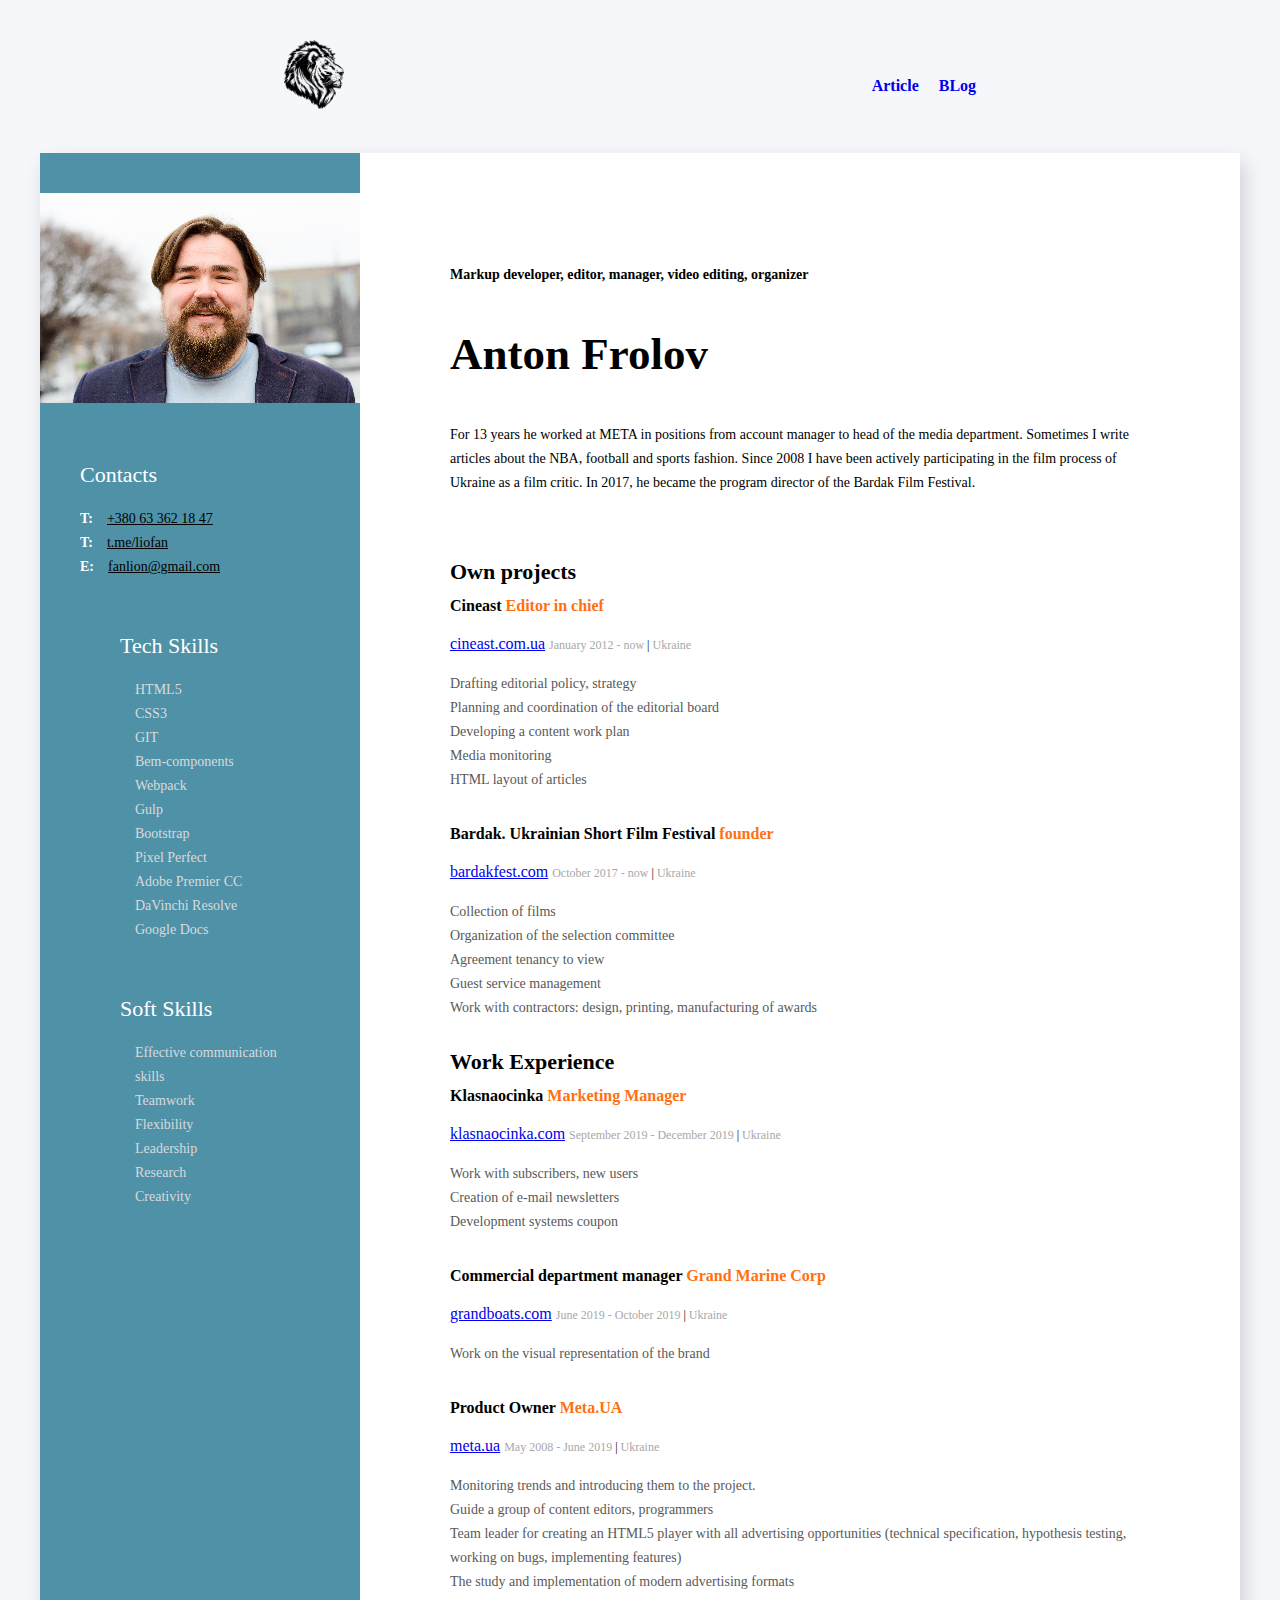
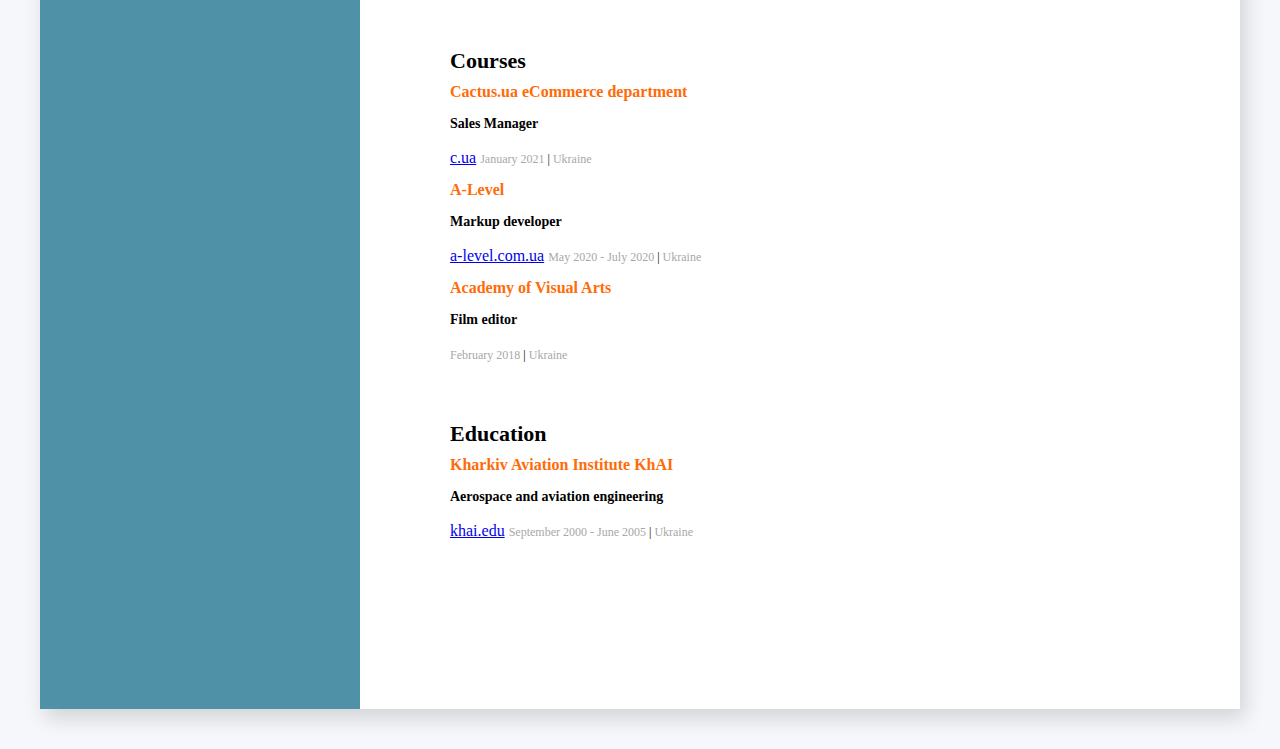
<file: index.html>
<!DOCTYPE html>
<html lang="en">
<head>
    <meta charset="UTF-8">
     <meta name="viewport" content="width=device-width, initial-scale=1.0, shrink-tofit=no">
    <title>CV Anton Frolov</title>
    <link rel="stylesheet" href="./css/style.css">
    <link href="https://fonts.googleapis.com/css2?family=Montserrat:wght@400;700&display=swap" rel="stylesheet">
    <link rel="icon" href="./img/lionCV.png">
</head>
<body>
    <header class="header">            
                <div class="header__row">
                    <div class="header__logo">
                        <a href="https://frol.site/"><img class="logo" src="./img/lionCV.png" alt="Anton Frolov CV"></a></div>
                    <nav class="header__nav">
                        <input id="menu__toggle" type="checkbox">
                        <label class="menu__btn" for="menu__toggle">
                            <span></span>
                        </label>
                            <ul class="header__list">
                                <li><a href="article.html" target="_blank" class="menu__item">Article</a></li>
                                <li><a href="https://blog.frol.site/" target="_blank" class="menu__item">BLog</a></li>
                                <!-- <li><a href="#" class="menu__item">Service</a></li>
                                <li><a href="#" class="menu__item">Portfolio</a></li>
                                <li><a href="#" class="menu__item">Blog</a></li> -->
                            </ul>
                    </nav>
                </div>            
        </header>
    <!-- main container -->
     
    <div class="wrapper">      
       <aside class="sidebar">
           <img class="my-photo" src="./img/frolov.jpg" alt="My photo">

        <div class="main-container">
           <!-- Contacts container --> 
           <div class="contacts-container">
                <h3 class="cotacts-title">Contacts</h3>
                <div>
                   <span class="contacts-link-type">T:</span> 
                   <a class="contacts-link" href="tel:+380633621847">+380 63 362 18 47</a>
                
                <div>
                   <span class="contacts-link-type">T:</span> 
                   <a class="contacts-link" href="https://t.me/liofan">t.me/liofan</a>
                </div>
                <div>
                    <span class="contacts-link-type">E:</span>
                    <a class="contacts-link" href="mailto:fanlion@gmail.com"> fanlion@gmail.com</a>
                </div>
            </div>

            <!-- Tech Skills container --> 
            <div class="tech-skills-container">
                <h3 class="tech-skills-title">Tech Skills</h3>
                <ul>
                    <li class="tech-skills-item">
                        <span class="tech-skills-text">HTML5</span>
                    </li>
                    <li class="tech-skills-item">
                        <span class="tech-skills-text">CSS3</span>
                    </li>
                    <li class="tech-skills-item">
                        <span class="tech-skills-text">GIT</span>
                    </li>
                    <li class="tech-skills-item">
                        <span class="tech-skills-text">Bem-components</span>
                    </li>
                    <li class="tech-skills-item">
                        <span class="tech-skills-text">Webpack</span>
                    </li>
                    <li class="tech-skills-item">
                        <span class="tech-skills-text">Gulp</span>
                    </li>
                    <li class="tech-skills-item">
                        <span class="tech-skills-text">Bootstrap</span>
                    </li>
                    <li class="tech-skills-item">
                        <span class="tech-skills-text">Pixel Perfect</span>
                    </li>
                    <li class="tech-skills-item">
                        <span class="tech-skills-text">Adobe Premier CC</span>
                    </li>
                    <li class="tech-skills-item">
                        <span class="tech-skills-text">DaVinchi Resolve</span>
                    </li>
                    <li class="tech-skills-item">
                        <span class="tech-skills-text">Google Docs</span>
                    </li>
                </ul>
            </div>

            <!-- Soft Skills container --> 
            <div class="soft-skills-container">
                <h3 class="soft-skills-title">Soft Skills</h3>
                <ul>
                    <li class="soft-skills-item">
                        <span class="soft-skills-text">Effective communication skills</span>
                    </li>
                    <li class="soft-skills-item">
                        <span class="soft-skills-text">Teamwork</span>
                    </li>
                    <li class="soft-skills-item">
                        <span class="soft-skills-text">Flexibility</span>
                    </li>
                    <li class="soft-skills-item">
                        <span class="soft-skills-text">Leadership</span>
                    </li>
                    <li class="soft-skills-item">
                        <span class="soft-skills-text">Research</span>
                    </li>
                    <li class="soft-skills-item">
                        <span class="soft-skills-text">Creativity</span>
                    </li>
                </ul>
            </div>
        </div>

       </aside>
        <!-- about me container -->
            
        <!-- about me main info -->
        <div class="about-me-container">
            <div class="info-container">
                <h2 class="profession">Markup developer, editor, manager, video editing, organizer</h2>
                <h1 class="name">Anton Frolov</h1>
                <p class="description">For 13 years he worked at META in positions from account manager to head of the media department. Sometimes I write articles about the NBA, football and sports fashion.

                Since 2008 I have been actively participating in the film process of Ukraine as a film critic. In 2017, he became the program director of the Bardak Film Festival. </p>
            </div>

            <!-- Projects container
                <div class="projects-container">
                    <h3 class="about-me-title">Projects</h3>
                    <ol>
                    <li class="project-item">
                        <a class="projects-link" href="https://lovecamp.goit.ua/">https://lovecamp.goit.ua/</a>
                        <span class="dots">......................</span>
                        <span><b>[</b><span class="tech-name">HTML5, CSS3</span><b>]</b></span>
                    </li>
                    <li class="project-item">
                        <a class="projects-link" href=" https://cryptohub.goit.ua/">https://cryptohub.goit.ua/</a>
                        <span class="dots">.....................</span>
                        <span><b>[</b><span class="tech-name">JavaScript</span><b>]</b></span>              
                    </li>
                    <li class="project-item">
                        <a class="projects-link" href="https://kidslike.goit.co.ua/">https://kidslike.goit.co.ua/</a>
                        <span class="dots">.....................</span>
                        <span><b>[</b><span class="tech-name">React.js, Node.js</span><b>]</b></span>               
                    </li>            
                    </ol>            
                </div>  -->
                 <!--Own projects -->
                <div class="experince-container">
                    <h3 class="about-me-title">Own projects</h3>
                    <!-- projects 1 -->
                    <div>
                        <h4 class="profession-title">Cineast  <span class="profession-company">Editor in chief</span></h4> 
                        <a href="https://new.cineast.com.ua/" target="_blank">cineast.com.ua</a>
                        <span class="profession-time">
                            January 2012 - now <span class="profession-divider">|</span> Ukraine
                        </span>

                        <ul class="profession-duties">
                            <li class="profession-duties-item">Drafting editorial policy, strategy</li>
                            <li class="profession-duties-item">Planning and coordination of the editorial board</li>
                            <li class="profession-duties-item">Developing a content work plan</li>
                            <li class="profession-duties-item">Media monitoring</li>
                            <li class="profession-duties-item">HTML layout of articles</li>
                        </ul>
                    </div>
                    <!-- projects 2 -->
                    <div>
                        <h4 class="profession-title">Bardak. Ukrainian Short Film Festival  <span class="profession-company">founder</span></h4>
                        <a href="https://bardakfest.com/" target="_blank">bardakfest.com</a>
                        <span class="profession-time">
                            October 2017 - now <span class="profession-divider">|</span> Ukraine
                        </span>

                        <ul class="profession-duties">
                            <li class="profession-duties-item">Collection of films</li>
                            <li class="profession-duties-item">Organization of the selection committee</li>
                            <li class="profession-duties-item">Agreement tenancy to view</li>
                            <li class="profession-duties-item">Guest service management</li>
                            <li class="profession-duties-item">Work with contractors: design, printing, manufacturing of awards</li>
                        </ul>
                </div>
                <!-- Work Experience -->
                <div class="experince-container">
                    <h3 class="about-me-title">Work Experience</h3>
                    <!-- company 1 -->
                    <div>
                        <h4 class="profession-title">Klasnaocinka <span class="profession-company">Marketing Manager</span></h4>
                        <a href="https://klasnaocinka.com.ua/" target="_blank">klasnaocinka.com</a>
                        <span class="profession-time">
                            September 2019 - December 2019 <span class="profession-divider">|</span> Ukraine
                        </span>

                        <ul class="profession-duties">
                            <li class="profession-duties-item">Work with subscribers, new users</li>
                            <li class="profession-duties-item">Creation of e-mail newsletters</li>
                            <li class="profession-duties-item">Development systems coupon</li>
                        </ul>

                    </div>
                    <!-- company 2 -->
                    <div>
                        <h4 class="profession-title">Сommercial department manager <span class="profession-company">Grand Marine Corp</span></h4>
                        <a href="https://grandboats.com/" target="_blank">grandboats.com</a>
                        <span class="profession-time">
                            June 2019 - October 2019 <span class="profession-divider">|</span> Ukraine
                        </span>

                        <ul class="profession-duties">
                            <li class="profession-duties-item">Work on the visual representation of the brand</li>
                        </ul>
                    </div>

                     <!-- company 3 -->
                    <div>
                        <h4 class="profession-title">Product Owner <span class="profession-company">Meta.UA<span></h4>
                        <a href="https://meta.ua/" target="_blank">meta.ua</a>
                        <span class="profession-time">
                            May 2008 - June 2019 <span class="profession-divider">|</span> Ukraine
                        </span>

                        <ul class="profession-duties">
                            <li class="profession-duties-item">Monitoring trends and introducing them to the project.</li>
                            <li class="profession-duties-item">Guide a group of content editors, programmers</li>
                            <li class="profession-duties-item">Team leader for creating an HTML5 player with all advertising opportunities (technical specification, hypothesis testing, working on bugs, implementing features)</li>
                            <li class="profession-duties-item">The study and implementation of modern advertising formats</li>
                        </ul>
                    </div>
                </div>
                     <!-- Courses -->
                    <div>
                        <h4 class="about-me-title">Courses</h4>
                        <h3 class="education-school">Cactus.ua eCommerce department</h3>
                        <h4 class="education-spesialization">Sales Manager</h4>
                        <a href="https://c.ua/" target="_blank">c.ua</a>
                        <span class="profession-time">
                            January 2021 <span class="profession-divider">|</span> Ukraine
                        </span>
                        <h3 class="education-school">A-Level</h3>
                        <h4 class="education-spesialization">Markup developer</h4>
                        <a href="https://a-level.com.ua/" target="_blank">a-level.com.ua</a>
                        <span class="profession-time">
                            May 2020 - July 2020 <span class="profession-divider">|</span> Ukraine
                        </span>
                        <h3 class="education-school">Academy of Visual Arts</h3>
                        <h4 class="education-spesialization">Film editor</h4>
                        <span class="profession-time">
                            February 2018 <span class="profession-divider">|</span> Ukraine
                        </span>
                    </div>

                    <!-- Education -->
                    <div class="education-container"> 
                        <h4 class="about-me-title">Education</h4>                        
                        <h3 class="education-school">Kharkiv Aviation Institute KhAI</h3>
                        <h4 class="education-spesialization">Aerospace and aviation engineering</h4>
                        <a href="https://khai.edu/" target="_blank">khai.edu</a>
                        <span class="profession-time">
                            September 2000 - June 2005 <span class="profession-divider">|</span> Ukraine
                        </span>
                    </div>
            </div>
    </div>    
</body>
</html>
</file>
<file: css/style.css>
* {
    margin: 0;
    padding: 0;
    box-sizing: border-box;
}
body {    
    background: #f5f7fa;
    padding: 40px 20px 40px 20px;
    font-family: MontRoserrat;
}

/* header */

ul {
    margin: 0;
    padding: 0;
    list-style: none;
}

.logo {
    width: 60px;
}

/* .header__logo {
    display: flex;
    justify-content: start;
} */

.header__list {
    display: flex;
    flex-wrap: wrap;
}

.header {
    padding: 0 0 40px 0;
    position: relative;
    z-index: 9999;
}

.header__row {
    display: flex;
    flex-wrap: wrap;
    align-items: center;
    justify-content: space-around;
}

.header__list li {
    margin-right: 20px;
    font-weight: 700;
}

.header__list a {
    text-decoration: none;
}

.header__list li {
    position: relative;
}

.header__list li:hover::after {
    width: 100%;
    left: 0;
    transition: left 0.3s ease, width 0.3s ease;
}

.header__list li::after {
    position: absolute;
    content: "";
    width: 0;
    height: 3px;
    left: 50%;
    bottom: -3px;
    background-color: #4f92a8;
}

.header__list li:hover {
    opacity: 1;
    visibility: visible;
}

.submenu {
    position: relative;
}

.header__list li:hover .submenu {
    position: absolute;
    opacity: 0;
    visibility: hidden;
}

.header__list li li:hover .submenu {
    position: absolute;
    left: 100%;
    top: 0;
    opacity: 1;
    visibility: visible;
}

#menu__toggle {
    opacity: 0;
    visibility: hidden;
}

@media (max-width: 768px) {
    .header__list {
        display: block;
        position: fixed;
        visibility: hidden;
        top: 0;
        right: 0;
        width: 300px;
        height: 100%;
        margin: 0;
        padding: 80px 0;
        list-style: none;
        text-align: center;
        background-color: #ECEFF1;
        box-shadow: 1px 0px 6px rgba(0, 0, 0, .2);
    }

    .menu__item {
        display: block;
        padding: 12px 24px;
        color: #333;
        text-decoration: none;
    }

    .menu__item:hover {
        background-color: #CFD8DC;
    }

    .menu__btn {
        display: flex;
        align-items: center;
        position: absolute;
        top: 20px;
        right: 20px;
        width: 26px;
        height: 26px;
        cursor: pointer;
        z-index: 1;
    }

    .menu__btn>span,
    .menu__btn>span::before,
    .menu__btn>span::after {
        display: block;
        position: absolute;
        width: 100%;
        height: 2px;
        background-color: #616161;
    }

    .menu__btn>span::before {
        content: '';
        top: -8px;
        transition: 0.3s;
    }

    .menu__btn>span::after {
        content: '';
        top: 8px;
    }

    #menu__toggle:checked~.menu__btn>span {
        transform: rotate(45deg);
    }

    #menu__toggle:checked~.menu__btn>span::before {
        top: 0;
        transform: rotate(0);
    }

    #menu__toggle:checked~.menu__btn>span::after {
        top: 0;
        transform: rotate(90deg);
    }

    #menu__toggle:checked~.header__list {
        visibility: visible;
        right: 0;
    }

    .menu__btn>span,
    .menu__btn>span::before,
    .menu__btn>span::after {
        transition-duration: .25s;
    }

    .header__list {
        transition-duration: .25s;
    }

    .menu__item {
        transition-duration: .25s;
    }

    .header__drop a {
        float: none;
        color: black;
        padding: 12px 16px;
        text-decoration: none;
        display: block;
        text-align: left;
    }

    .header__drop:hover {
        display: block;
    }

}
.wrapper {    
    background: #fff;
    display: flex;
    max-width: 1200px;
    margin: 0 auto;
    box-shadow: 5px 9px 20px rgba(0,0,0,0.15);
}

.sidebar {
    background: #4f92a8;
    padding-top: 40px;
    padding-bottom: 40px;
}

.my-photo {
    display: block;
    margin: 0 auto;
    width: 320px;
}

.about-me-container { 
    padding-left: 90px;
    padding-right: 90px;
    padding-top: 110px;
    padding-bottom: 110px;
}

.contacts-container {
    margin-top: 60px;
    margin-left: 40px;
    margin-right: 40px;
}

.cotacts-title {
    font-size: 22px;
    font-weight: 200;
    line-height: 24px;    
    color: #fff;
    margin-bottom: 20px;
    
}
.contacts-link {
    font-size: 14px;
    font-weight: 400;
    line-height: 24px;
    color: #000;
}

.contacts-link-type {
    font-size: 14px;
    font-weight: 700;
    line-height: 24px;
    color: #fff;
    margin-right: 10px;
 }

 .tech-skills-title {
    font-size: 22px;
    font-weight: 200;
    line-height: 24px;
    color: #fff;
    margin-bottom: 20px;
 }

 .tech-skills-container {
    margin-left: 40px;
    margin-right: 40px;
    margin-top: 55px;         
}

.tech-skills-item {
    font-size: 14px;
    font-weight: 400;
    line-height: 24px;
    color: #ff6b08;
    margin-left: 15px;
}

.tech-skills-text {
    color: #d8dadd;
}

.soft-skills-container {
    margin-left: 40px;
    margin-right: 40px;
    margin-top: 55px;
}

.soft-skills-title {
    font-size: 22px;
    font-weight: 200;
    line-height: 24px;
    color: #fff;
    margin-bottom: 20px;
}

.soft-skills-item {
    font-size: 14px;
    font-weight: 400;
    line-height: 24px;
    color: #ff6b08;
    margin-left: 15px;
}

.soft-skills-text {
    color: #d8dadd;
}

.profession {
    font-size: 14px;
    font-weight: 700;
    line-height: 24px;
    margin-bottom: 23px;
}

.name {
    font-size: 45px;
    font-weight: 700;
    line-height: 89px;
}

.description {
    font-size: 14px;
    font-weight: 400;
    line-height: 24px;
    margin-top: 24px;
}

.info-container {
    margin-bottom: 65px;
}

.about-me-title {
    font-size: 22px;
    font-weight: 700;
    line-height: 24px;
    margin-bottom: 10px;
}

.projects-link {
    color: #595959;
    font-size: 14px;
    font-weight: 400;
    line-height: 24px;
}

.tech-name {
    color: #595959;
    font-size: 14px;
    font-weight: 400;
    line-height: 24px;
}

.dots {
    color: #bebebe;
    font-weight: 100;
}

.project-item {
    font-weight: 700;
    margin-left: 20px;
}

.projects-container {
    margin-bottom: 55px;
}

.profession-title {
    font-size: 16px;
    font-weight: 700;
    line-height: 24px;
    margin-top: 10px;
    margin-bottom: 15px;
}

.profession-company {
    color: #ff7011;
}

.profession-time {
    color: #a8a8a8;
    font-size: 12px;
    font-weight: 400;
    line-height: 24px;
}

.profession-divider {
    color: #000;
}

.profession-duties {
    margin-top: 15px;
    margin-bottom: 30px;
}

.profession-duties-item {
    color: #595959;
    font-size: 14px;
    font-weight: 400;
    line-height: 24px;
}

.experince-container {
    margin-bottom: 55px;
}

.education-school {
    color: #ff6b08;
    font-size: 16px;
    font-weight: 700;
    margin-top: 10px;
    margin-bottom: 15px;
}

.education-spesialization {
    color: #000000;
    font-size: 14px;
    font-weight: 700;
    margin: 15px 0 15px 0;
}

.education-container {
    margin-top: 55px;
}

@media (max-width: 768px) {
    .wrapper {
        display: block;
    }
    .sidebar {
        margin: 0 auto;
    } 
    .about-me-container {
        padding-left: 30px;
        padding-right: 30px;
        padding-top: 40px;
        padding-bottom: 40px;
     }
}

.img-preview {
    width: 85%;
    margin: 30px;
}

hr {
    height: 3px;
    border-width: 1px;
    color: gray;
    background-color: gray;
    max-width: 75%;
}

.article {
    padding-left: 90px;
    padding-right: 90px;
    padding-top: 110px;
    padding-bottom: 110px;
}

.article h3 {
    margin: 20px;
}

.article h4 {
    margin: 20px 0;
}


@media (max-width: 768px) {
    /* .review img,
    .review__opinion img,
    .review__sport img {
        width: 320px;
    } */
}
</file>
